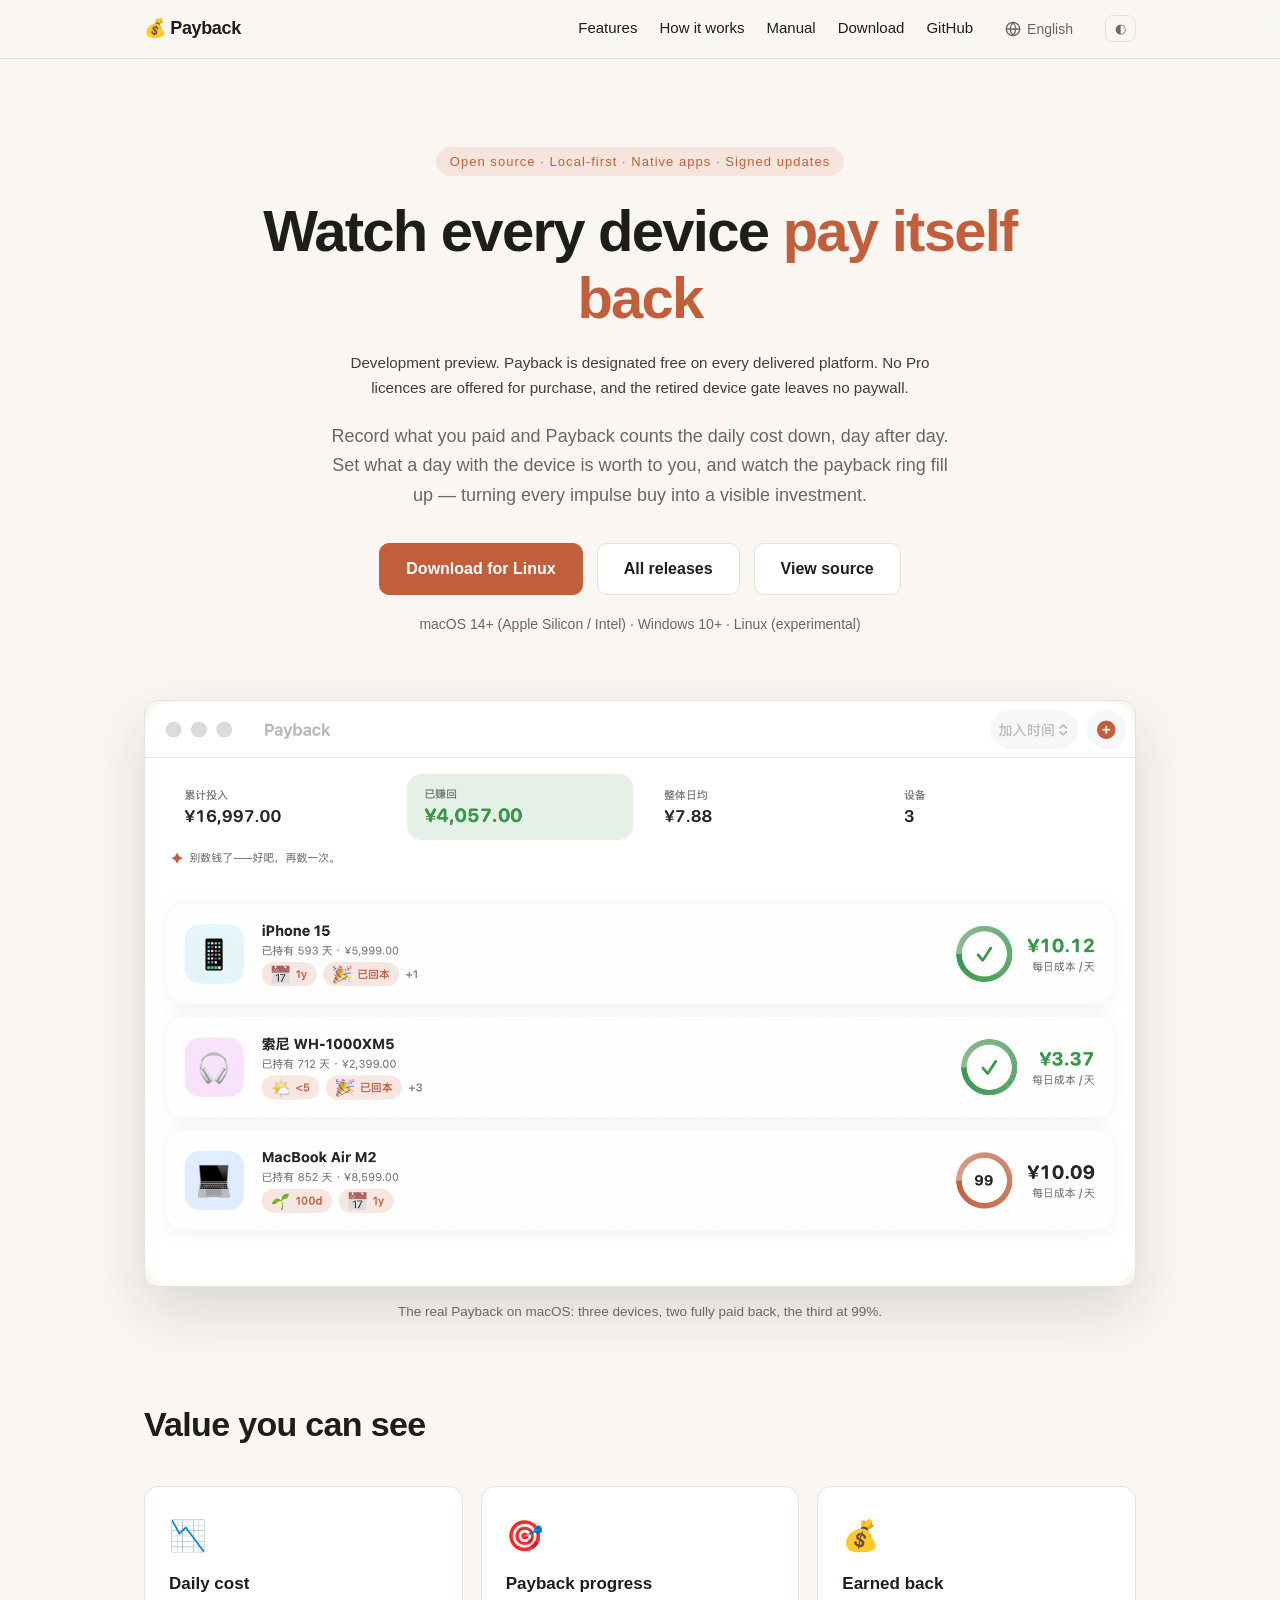
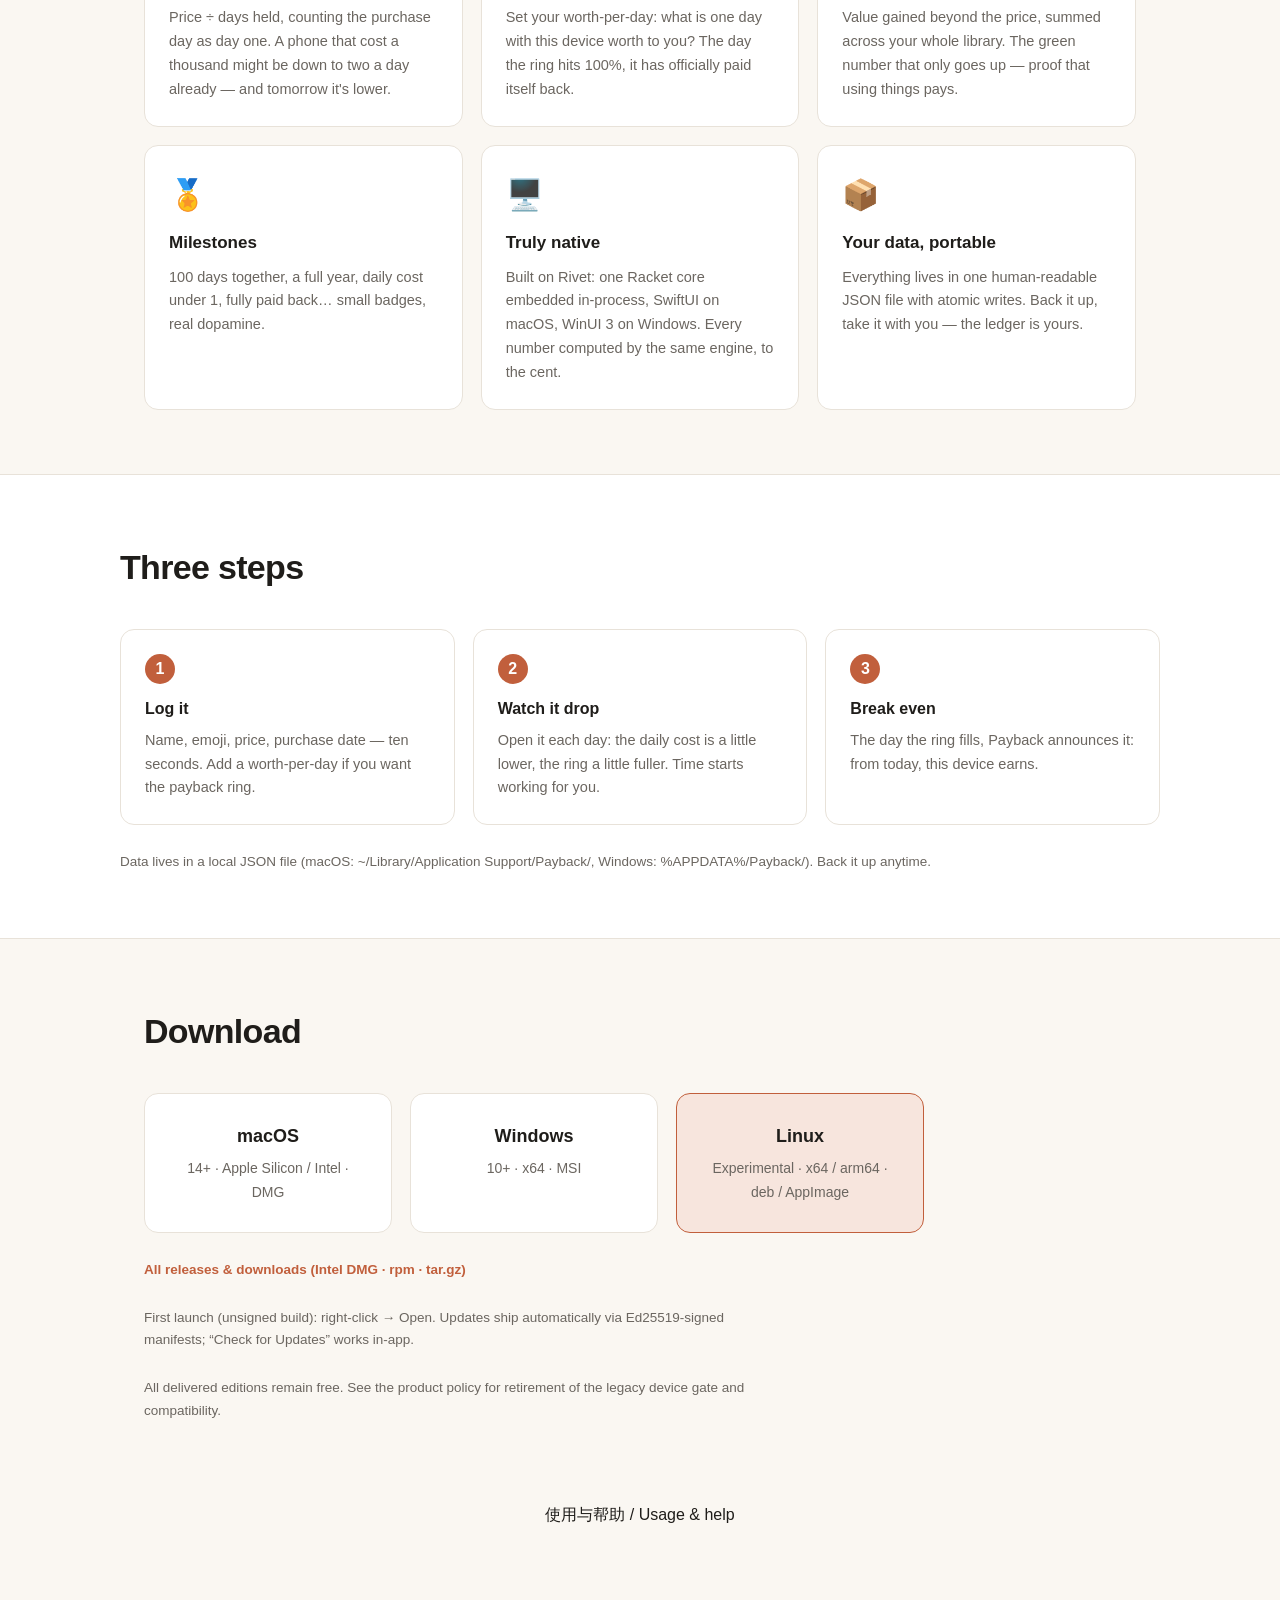
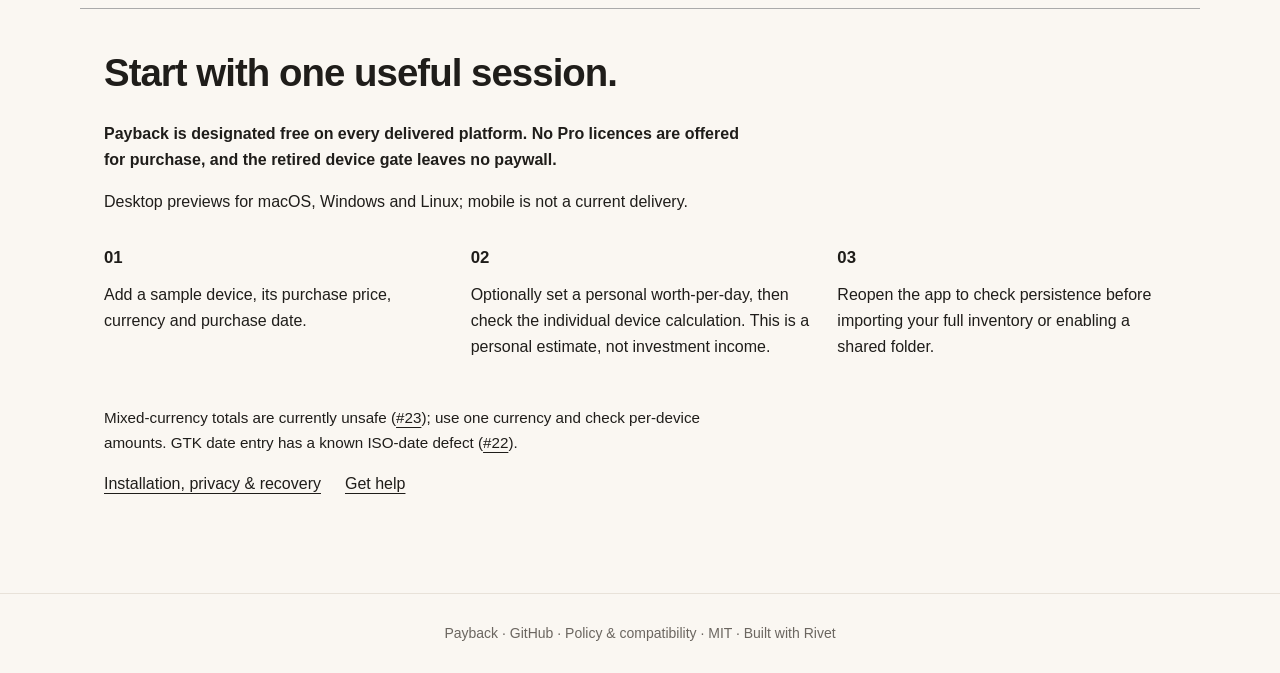
<file: site/index.html>
<!DOCTYPE html>
<html lang="zh">
<head>
<meta charset="utf-8">
<meta name="viewport" content="width=device-width, initial-scale=1">
<title>Payback — 每一台设备，都在一天天回本</title>
<meta name="description" content="Payback: 记下购买价格，看着每日使用成本一天天降低；设定心理价位，看回本进度走满。macOS 与 Windows 原生应用。">
<script>
  (function () {
    var t = localStorage.getItem('payback-theme');
    if (!t) t = matchMedia('(prefers-color-scheme: dark)').matches ? 'dark' : 'light';
    document.documentElement.dataset.theme = t;
  })();
</script>
<link rel="stylesheet" href="styles.css">
<script>
var _hmt = _hmt || [];
(function() {
  var hm = document.createElement("script");
  hm.src = "https://hm.baidu.com/hm.js?8e2445912635226bcba0c400bfb6079d";
  var s = document.getElementsByTagName("script")[0];
  s.parentNode.insertBefore(hm, s);
})();
</script>
<style id="product-start-style">
.product-availability{font-size:.95rem;line-height:1.65;max-width:72ch;margin:18px 0;opacity:.85} .hero .product-availability{margin-left:auto;margin-right:auto}
.product-start{max-width:1120px;margin:64px auto;padding:32px 24px;border-top:1px solid var(--border,#aaa);font:inherit;line-height:1.65}
.product-start h2{font-size:clamp(1.7rem,3vw,2.4rem);letter-spacing:-.025em;margin:0 0 16px}.product-start h3{font-size:1.05rem;margin:0 0 10px}.product-start p{margin:0 0 16px;max-width:74ch}.product-start-grid{display:grid;grid-template-columns:repeat(3,minmax(0,1fr));gap:28px;margin:28px 0}.product-start a{text-decoration:underline;text-underline-offset:4px;overflow-wrap:anywhere}.product-start a:focus-visible{outline:2px solid currentColor;outline-offset:5px}.product-start .start-links{display:flex;gap:16px 24px;flex-wrap:wrap}.product-start .start-status{font-weight:600}.product-start .start-limits{font-size:.95em}
html:lang(en) .reader-zh,html:lang(zh) .reader-en{display:none!important}@media(max-width:700px){.product-start{margin:40px auto;padding:24px 20px}.product-start-grid{grid-template-columns:1fr;gap:18px}}
</style>
<style>.lang-menu li.lang-choice{padding:0}.lang-menu .lang-choice button{display:block;width:100%;padding:8px 12px;border:0;background:transparent;color:inherit;font:inherit;text-align:left;cursor:pointer}.lang-menu .lang-choice button:focus-visible{outline:2px solid currentColor;outline-offset:-2px;border-radius:4px}</style>
<style>
@media(max-width:700px){.nav-inner{gap:12px}.nav-links{gap:10px;font-size:13px}.nav-links>a[href="#features"],.nav-links>a[href="#how"],.nav-links>a[href^="https://github.com/"]{display:none}.nav-links .lang-btn{padding:6px;font-size:12px}.brand{flex-shrink:0;white-space:nowrap}}
</style>
</head>
<body>
<header class="nav">
  <div class="nav-inner">
    <a class="brand" href="#">Payback</a>
    <nav class="nav-links">
      <a href="#features" data-i18n="nav.features">功能</a>
      <a href="#how" data-i18n="nav.how">怎么用</a>
      <a href="guide.html" data-i18n="nav.guide">手册</a>
      <a href="#download" data-i18n="nav.download">下载</a>
      <a href="https://github.com/turinglambdaai/payback" data-i18n="nav.github">GitHub</a>
      <div class="lang-dropdown-wrapper">
        <button class="lang-btn" type="button" onclick="void 0" aria-label="Switch language">
          <svg width="16" height="16" viewBox="0 0 24 24" fill="none" stroke="currentColor" stroke-width="2" stroke-linecap="round" stroke-linejoin="round"><circle cx="12" cy="12" r="10"></circle><line x1="2" y1="12" x2="22" y2="12"></line><path d="M12 2a15.3 15.3 0 0 1 4 10 15.3 15.3 0 0 1-4 10 15.3 15.3 0 0 1-4-10 15.3 15.3 0 0 1 4-10z"></path></svg>
          <span id="current-lang-label">English</span>
        </button>
        <ul class="lang-menu">
          <li class="lang-choice"><button type="button" onclick="setLanguage('en')">English</button></li>
          <li class="lang-choice"><button type="button" onclick="setLanguage('zh')">简体中文</button></li>
        </ul>
      </div>
      <button class="theme-btn" id="theme-btn" type="button" aria-label="Toggle theme">◐</button>
    </nav>
  </div>
</header>

<main>
  <section class="hero">
    <p class="eyebrow" data-i18n="hero.eyebrow">开源 · 本地优先 · 原生应用 · 签名自动更新</p>
    <h1><span data-i18n="hero.h1a">每一台设备，</span><span class="accent" data-i18n="hero.h1b">都在一天天回本</span></h1>
<p class="reader-en product-availability" lang="en">Development preview. Payback is designated free on every delivered platform. No Pro licences are offered for purchase, and the retired device gate leaves no paywall.</p><p class="reader-zh product-availability" lang="zh">开发预览。Payback 的定位是已交付平台全部免费。旧设备数限制已退役；不销售 Pro 授权。</p>
    <p class="sub" data-i18n="hero.sub">记下购买价格，Payback 帮你算每日使用成本——一天比一天便宜。再设定「这台设备一天值多少钱」的心理价位，回本进度条就会一天天走满。把每一次剁手，都变成一笔看得见的投资。</p>
    <div class="hero-actions">
      <a class="btn btn-primary" href="https://github.com/turinglambdaai/payback/releases/latest/download/payback-macos-arm64.dmg" data-i18n="hero.download-mac">下载 macOS 版</a>
      <a class="btn" href="https://github.com/turinglambdaai/payback/releases" data-i18n="hero.all-releases">全部版本</a>
      <a class="btn" href="https://github.com/turinglambdaai/payback" data-i18n="hero.source">查看源码</a>
    </div>
    <p class="platforms" data-i18n="hero.platforms">macOS 14+（Apple Silicon / Intel）· Windows 10+ · Linux（实验性）</p>
  </section>

  <section class="shot-section">
    <figure>
      <img src="img/payback-main-light.png" alt="Payback 主窗口（macOS）：累计投入、已赚回、整体日均与设备列表" loading="lazy">
      <figcaption data-i18n="shot.caption">真实的 Payback（macOS）：三台设备，两台已回本，第三台进度 99%。</figcaption>
    </figure>
  </section>

  <section id="features" class="section">
    <h2 data-i18n="features.title">越用越赚，看得见的数字</h2>
    <div class="grid">
      <div class="card">
        <div class="card-icon">📉</div>
        <h3 data-i18n="f1.title">每日成本</h3>
        <p data-i18n="f1.body">价格 ÷ 持有天数，购买当天就算第一天。买来一年的千元机，今天可能只要每天两块钱——而且明天更低。</p>
      </div>
      <div class="card">
        <div class="card-icon">🎯</div>
        <h3 data-i18n="f2.title">回本进度</h3>
        <p data-i18n="f2.body">设定你的心理价位：这台设备一天值多少钱？进度环走到 100% 的那一天，它就正式回本了。</p>
      </div>
      <div class="card">
        <div class="card-icon">💰</div>
        <h3 data-i18n="f3.title">已赚回</h3>
        <p data-i18n="f3.body">全部设备超出价格的价值加在一起。库房页面里这个绿色数字只增不减——越用越赚的直观证据。</p>
      </div>
      <div class="card">
        <div class="card-icon">🏅</div>
        <h3 data-i18n="f4.title">里程碑</h3>
        <p data-i18n="f4.body">百日纪念、陪伴一整年、日均低于 1 元、完全回本……小小的成就徽章，真实的 dopamine。</p>
      </div>
      <div class="card">
        <div class="card-icon">🖥️</div>
        <h3 data-i18n="f5.title">真原生</h3>
        <p data-i18n="f5.body">基于 Rivet：一份 Racket 核心嵌入进程内，macOS 是 SwiftUI，Windows 是 WinUI 3。所有数字一个引擎计算，分毫不差。</p>
      </div>
      <div class="card">
        <div class="card-icon">📦</div>
        <h3 data-i18n="f6.title">数据可带走</h3>
        <p data-i18n="f6.body">全部数据是一个人类可读的 JSON 文件，原子写入、随手备份。你的账本永远是你的。</p>
      </div>
    </div>
  </section>

  <section id="how" class="section alt">
    <h2 data-i18n="how.title">三步开始</h2>
    <div class="steps">
      <div class="step"><span class="step-num">1</span><h3 data-i18n="s1.title">记一笔</h3><p data-i18n="s1.body">设备名、emoji、价格、购买日期，十秒钟记完。想用回本进度就再填一个心理价位。</p></div>
      <div class="step"><span class="step-num">2</span><h3 data-i18n="s2.title">看着它降</h3><p data-i18n="s2.body">每天打开看一眼：每日成本又低了一点，进度环又走了一格。时间开始为你工作。</p></div>
      <div class="step"><span class="step-num">3</span><h3 data-i18n="s3.title">等它回本</h3><p data-i18n="s3.body">进度走满的那一刻，Payback 替你宣布：这台设备，从今天起每天都在赚。</p></div>
    </div>
    <p class="note" data-i18n="how.note">数据存在本机 JSON 文件里（macOS: ~/Library/Application Support/Payback/，Windows: %APPDATA%/Payback/），随时可以备份带走。</p>
  </section>

  <section id="download" class="section">
    <h2 data-i18n="download.title">下载</h2>
    <div class="dl-grid">
      <a class="dl-card" id="dl-mac" href="https://github.com/turinglambdaai/payback/releases/latest/download/payback-macos-arm64.dmg">
        <h3>macOS</h3>
        <p data-i18n="dl.mac">14+ · Apple Silicon / Intel · DMG</p>
      </a>
      <a class="dl-card" id="dl-win" href="https://github.com/turinglambdaai/payback/releases/latest/download/payback-windows-x64.msi">
        <h3>Windows</h3>
        <p data-i18n="dl.win">10+ · x64 · MSI</p>
      </a>
      <a class="dl-card" id="dl-linux" href="https://github.com/turinglambdaai/payback/releases/latest/download/payback-linux-x64.AppImage">
        <h3>Linux</h3>
        <p data-i18n="dl.linux">实验性 · x64 / arm64 · deb / AppImage</p>
      </a>
    </div>
    <p class="note"><a class="dl-all" href="https://github.com/turinglambdaai/payback/releases" data-i18n="download.all-releases">全部版本与历史下载（Intel DMG · rpm · tar.gz）</a></p>
    <p class="note" data-i18n="download.note">首次启动（未公证构建）：右键 → 打开。更新通过 Ed25519 签名清单自动推送，应用内「检查更新」随时可用。</p>
    <p class="note pricing-note" data-i18n="download.pricing">所有已交付版本永久免费。旧版本的设备门禁正在退役，当前实现边界见产品政策。</p>
  </section>
<p style="text-align:center;padding:1rem"><a href="https://github.com/turinglambdaai/payback/blob/main/docs/USER-GUIDE.md">使用与帮助 / Usage & help</a></p>
<section id="start-here" class="product-start" aria-label="Get started / 开始使用">
<h2 class="reader-en " lang="en">Start with one useful session.</h2><h2 class="reader-zh " lang="zh">从一次有效使用开始。</h2><p class="reader-en start-status" lang="en">Payback is designated free on every delivered platform. No Pro licences are offered for purchase, and the retired device gate leaves no paywall.</p><p class="reader-zh start-status" lang="zh">Payback 的定位是已交付平台全部免费。旧设备数限制已退役；不销售 Pro 授权。</p><p class="reader-en " lang="en">Desktop previews for macOS, Windows and Linux; mobile is not a current delivery.</p><p class="reader-zh " lang="zh">提供 macOS、Windows、Linux 桌面预览版；移动端尚未交付。</p><div class="product-start-grid"><article><h3 class="reader-en " lang="en">01</h3><h3 class="reader-zh " lang="zh">01</h3><p class="reader-en " lang="en">Add a sample device, its purchase price, currency and purchase date.</p><p class="reader-zh " lang="zh">添加示例设备，填写购买价格、币种和日期。</p></article><article><h3 class="reader-en " lang="en">02</h3><h3 class="reader-zh " lang="zh">02</h3><p class="reader-en " lang="en">Optionally set a personal worth-per-day, then check the individual device calculation. This is a personal estimate, not investment income.</p><p class="reader-zh " lang="zh">可设置每天愿意付出的价值，核对单个设备计算；这属于个人估算，不是投资收益。</p></article><article><h3 class="reader-en " lang="en">03</h3><h3 class="reader-zh " lang="zh">03</h3><p class="reader-en " lang="en">Reopen the app to check persistence before importing your full inventory or enabling a shared folder.</p><p class="reader-zh " lang="zh">重新打开应用确认保存结果，再录入完整设备库或启用共享文件夹。</p></article></div><p class="reader-en start-limits" lang="en">Mixed-currency totals are currently unsafe (<a href="https://github.com/turinglambdaai/payback/issues/23">#23</a>); use one currency and check per-device amounts. GTK date entry has a known ISO-date defect (<a href="https://github.com/turinglambdaai/payback/issues/22">#22</a>).</p><p class="reader-zh start-limits" lang="zh">跨币种汇总目前不可靠（<a href="https://github.com/turinglambdaai/payback/issues/23">#23</a>），请保持同一币种并核对单设备金额。GTK 日期输入存在已知 ISO 日期缺陷（<a href="https://github.com/turinglambdaai/payback/issues/22">#22</a>）。</p><div class="start-links"><a class="reader-en" lang="en" href="https://github.com/turinglambdaai/payback/blob/main/docs/USER-GUIDE.md">Installation, privacy &amp; recovery</a><a class="reader-zh" lang="zh" href="https://github.com/turinglambdaai/payback/blob/main/docs/USER-GUIDE.zh-CN.md">安装、隐私与恢复</a><a href="https://github.com/turinglambdaai/payback/issues"><span class="reader-en " lang="en">Get help</span><span class="reader-zh " lang="zh">反馈与帮助</span></a></div>
</section>
</main>

<footer class="footer">
  <p>Payback · <a href="https://github.com/turinglambdaai/payback">GitHub</a> · <a href="https://github.com/turinglambdaai/payback/blob/main/docs/USER-GUIDE.md" data-i18n="footer.pricing">产品政策与兼容</a> · MIT · <span data-i18n="footer.built">基于 Rivet 构建</span></p>
</footer>

<script>
  // Platform-aware direct downloads (family standard): point the hero CTA
  // and the visitor's OS download card at the stable versionless alias,
  // highlight that card, and switch i18n keys before the language pass
  // below runs, so the labels match too.
  (function () {
    var BASE = 'https://github.com/turinglambdaai/payback/releases/latest/download/';
    var ua = navigator.userAgent;
    var os = /Windows/i.test(ua) ? 'win' : (/Mac|iPhone|iPad/i.test(ua) ? 'mac' : (/Linux|X11/i.test(ua) ? 'linux' : 'mac'));
    // Linux UAs reveal ARM; macOS UAs do not (frozen at "Intel Mac OS X
    // 10_15"), so mac defaults to the Apple Silicon build (the majority);
    // Chromium refines below.
    var arch = os === 'linux' && /aarch64|arm/i.test(ua) ? 'arm64' : (os === 'linux' ? 'x64' : 'arm64');
    var file = {
      mac: 'payback-macos-' + arch + '.dmg',
      win: 'payback-windows-x64.msi',
      linux: 'payback-linux-' + arch + '.AppImage'
    }[os];
    var url = BASE + file;
    var suffix = { mac: 'mac', win: 'win', linux: 'linux' }[os];
    document.querySelectorAll('a[data-i18n="hero.download-mac"]').forEach(function (a) {
      a.href = url;
      a.setAttribute('data-i18n', 'hero.download-' + suffix);
    });
    var card = document.getElementById('dl-' + suffix);
    if (card) {
      card.href = url;
      card.classList.add('dl-current');
    }
    // Chromium exposes the real CPU arch; refine mac/linux picks when it
    // does (Safari users keep the default and can find the Intel dmg
    // under "All releases").
    if (navigator.userAgentData && navigator.userAgentData.getHighEntropyValues) {
      navigator.userAgentData.getHighEntropyValues(['architecture', 'platform']).then(function (h) {
        if (!h || /Windows/i.test(h.platform || '')) return; // windows ships x64-only
        var a = h.architecture === 'arm' ? 'arm64' : (h.architecture === 'x86' ? 'x64' : null);
        if (!a || a === arch) return;
        var f = os === 'mac' ? 'payback-macos-' + a + '.dmg' : 'payback-linux-' + a + '.AppImage';
        document.querySelectorAll('a[href="' + url + '"]').forEach(function (x) { x.href = BASE + f; });
      }).catch(function () {});
    }
  })();
</script>
<script>
(function () {
  var zh = {
    "nav.features": "功能", "nav.how": "怎么用", "nav.guide": "手册", "nav.download": "下载", "nav.github": "GitHub",
    "shot.caption": "真实的 Payback（macOS）：三台设备，两台已回本，第三台进度 99%。",
    "hero.eyebrow": "开源 · 本地优先 · 原生应用 · 签名自动更新",
    "hero.h1a": "每一台设备，", "hero.h1b": "都在一天天回本",
    "hero.sub": "记下购买价格，Payback 帮你算每日使用成本——一天比一天便宜。再设定「这台设备一天值多少钱」的心理价位，回本进度条就会一天天走满。把每一次剁手，都变成一笔看得见的投资。",
    "hero.download-mac": "下载 macOS 版", "hero.download-win": "下载 Windows 版", "hero.download-linux": "下载 Linux 版",
    "hero.all-releases": "全部版本", "hero.source": "查看源码",
    "hero.platforms": "macOS 14+（Apple Silicon / Intel）· Windows 10+ · Linux（实验性）",
    "features.title": "越用越赚，看得见的数字",
    "f1.title": "每日成本", "f1.body": "价格 ÷ 持有天数，购买当天就算第一天。买来一年的千元机，今天可能只要每天两块钱——而且明天更低。",
    "f2.title": "回本进度", "f2.body": "设定你的心理价位：这台设备一天值多少钱？进度环走到 100% 的那一天，它就正式回本了。",
    "f3.title": "已赚回", "f3.body": "全部设备超出价格的价值加在一起。库房页面里这个绿色数字只增不减——越用越赚的直观证据。",
    "f4.title": "里程碑", "f4.body": "百日纪念、陪伴一整年、日均低于 1 元、完全回本……小小的成就徽章，真实的 dopamine。",
    "f5.title": "真原生", "f5.body": "基于 Rivet：一份 Racket 核心嵌入进程内，macOS 是 SwiftUI，Windows 是 WinUI 3。所有数字一个引擎计算，分毫不差。",
    "f6.title": "数据可带走", "f6.body": "全部数据是一个人类可读的 JSON 文件，原子写入、随手备份。你的账本永远是你的。",
    "how.title": "三步开始",
    "s1.title": "记一笔", "s1.body": "设备名、emoji、价格、购买日期，十秒钟记完。想用回本进度就再填一个心理价位。",
    "s2.title": "看着它降", "s2.body": "每天打开看一眼：每日成本又低了一点，进度环又走了一格。时间开始为你工作。",
    "s3.title": "等它回本", "s3.body": "进度走满的那一刻，Payback 替你宣布：这台设备，从今天起每天都在赚。",
    "how.note": "数据存在本机 JSON 文件里（macOS: ~/Library/Application Support/Payback/，Windows: %APPDATA%/Payback/），随时可以备份带走。",
    "download.title": "下载",
    "dl.mac": "14+ · Apple Silicon / Intel · DMG",
    "dl.win": "10+ · x64 · MSI",
    "dl.linux": "实验性 · x64 / arm64 · deb / AppImage",
    "download.all-releases": "全部版本与历史下载（Intel DMG · rpm · tar.gz）",
    "download.note": "首次启动（未公证构建）：右键 → 打开。更新通过 Ed25519 签名清单自动推送，应用内「检查更新」随时可用。",
    "download.pricing": "所有已交付版本永久免费。旧版本的设备门禁正在退役，当前实现边界见产品政策。",
    "footer.pricing": "产品政策与兼容",
    "footer.built": "基于 Rivet 构建"
  };
  var en = {
    "nav.features": "Features", "nav.how": "How it works", "nav.guide": "Manual", "nav.download": "Download", "nav.github": "GitHub",
    "shot.caption": "The real Payback on macOS: three devices, two fully paid back, the third at 99%.",
    "hero.eyebrow": "Open source · Local-first · Native apps · Signed updates",
    "hero.h1a": "Watch every device ", "hero.h1b": "pay itself back",
    "hero.sub": "Record what you paid and Payback counts the daily cost down, day after day. Set what a day with the device is worth to you, and watch the payback ring fill up — turning every impulse buy into a visible investment.",
    "hero.download-mac": "Download for macOS", "hero.download-win": "Download for Windows", "hero.download-linux": "Download for Linux",
    "hero.all-releases": "All releases", "hero.source": "View source",
    "hero.platforms": "macOS 14+ (Apple Silicon / Intel) · Windows 10+ · Linux (experimental)",
    "features.title": "Value you can see",
    "f1.title": "Daily cost", "f1.body": "Price ÷ days held, counting the purchase day as day one. A phone that cost a thousand might be down to two a day already — and tomorrow it's lower.",
    "f2.title": "Payback progress", "f2.body": "Set your worth-per-day: what is one day with this device worth to you? The day the ring hits 100%, it has officially paid itself back.",
    "f3.title": "Earned back", "f3.body": "Value gained beyond the price, summed across your whole library. The green number that only goes up — proof that using things pays.",
    "f4.title": "Milestones", "f4.body": "100 days together, a full year, daily cost under 1, fully paid back… small badges, real dopamine.",
    "f5.title": "Truly native", "f5.body": "Built on Rivet: one Racket core embedded in-process, SwiftUI on macOS, WinUI 3 on Windows. Every number computed by the same engine, to the cent.",
    "f6.title": "Your data, portable", "f6.body": "Everything lives in one human-readable JSON file with atomic writes. Back it up, take it with you — the ledger is yours.",
    "how.title": "Three steps",
    "s1.title": "Log it", "s1.body": "Name, emoji, price, purchase date — ten seconds. Add a worth-per-day if you want the payback ring.",
    "s2.title": "Watch it drop", "s2.body": "Open it each day: the daily cost is a little lower, the ring a little fuller. Time starts working for you.",
    "s3.title": "Break even", "s3.body": "The day the ring fills, Payback announces it: from today, this device earns.",
    "how.note": "Data lives in a local JSON file (macOS: ~/Library/Application Support/Payback/, Windows: %APPDATA%/Payback/). Back it up anytime.",
    "download.title": "Download",
    "dl.mac": "14+ · Apple Silicon / Intel · DMG",
    "dl.win": "10+ · x64 · MSI",
    "dl.linux": "Experimental · x64 / arm64 · deb / AppImage",
    "download.all-releases": "All releases & downloads (Intel DMG · rpm · tar.gz)",
    "download.note": "First launch (unsigned build): right-click → Open. Updates ship automatically via Ed25519-signed manifests; “Check for Updates” works in-app.",
    "download.pricing": "All delivered editions remain free. See the product policy for retirement of the legacy device gate and compatibility.",
    "footer.pricing": "Policy & compatibility",
    "footer.built": "Built with Rivet"
  };
  // language dropdown: unified family policy (explicit choice wins; otherwise browser locale)
  var LANGUAGE_OVERRIDE_KEY = "payback-lang-override-v2";
  var LANGUAGE_LEGACY_KEYS = ["payback-lang", "site-lang"];
  var current, isZh;

  function readLanguageOverride() {
    try {
      var v = localStorage.getItem(LANGUAGE_OVERRIDE_KEY);
      if (v !== "zh" && v !== "en") {
        for (var i = 0; i < LANGUAGE_LEGACY_KEYS.length; i++) {
          var legacy = localStorage.getItem(LANGUAGE_LEGACY_KEYS[i]);
          if (legacy === "zh" || legacy === "en") { v = legacy; try { localStorage.setItem(LANGUAGE_OVERRIDE_KEY, v); } catch (e) {} break; }
        }
      }
      return v === "zh" || v === "en" ? v : null;
    } catch (e) { return null; }
  }
  function detectBrowserLanguage() {
    var locale = (navigator.languages && navigator.languages[0]) || navigator.language || "";
    return String(locale).toLowerCase().indexOf("zh") === 0 ? "zh" : "en";
  }
  function apply(lang) {
    current = lang === "en" ? en : zh;
    isZh = lang === "zh";
    document.documentElement.lang = isZh ? "zh-CN" : "en";
    document.documentElement.setAttribute("data-language", lang);
    var nodes = document.querySelectorAll("[data-i18n]");
    for (var i = 0; i < nodes.length; i++) {
      var key = nodes[i].getAttribute("data-i18n");
      if (current[key]) nodes[i].textContent = current[key];
    }
    var label = document.getElementById("current-lang-label");
    if (label) label.textContent = isZh ? "简体中文" : "English";
  }
  window.setLanguage = function (lang) {
    if (lang !== "zh" && lang !== "en") return;
    try { localStorage.setItem(LANGUAGE_OVERRIDE_KEY, lang); } catch (e) {}
    apply(lang);
  };
  apply(readLanguageOverride() || detectBrowserLanguage());
  LANGUAGE_LEGACY_KEYS.forEach(function (k) { try { localStorage.removeItem(k); } catch (e) {} });
  window.addEventListener("languagechange", function () {
    if (!readLanguageOverride()) apply(detectBrowserLanguage());
  });
})();
</script>
<script>
  document.getElementById('theme-btn').addEventListener('click', function () {
    var next = document.documentElement.dataset.theme === 'dark' ? 'light' : 'dark';
    document.documentElement.dataset.theme = next;
    localStorage.setItem('payback-theme', next);
  });
</script>
</body>
</html>
</file>
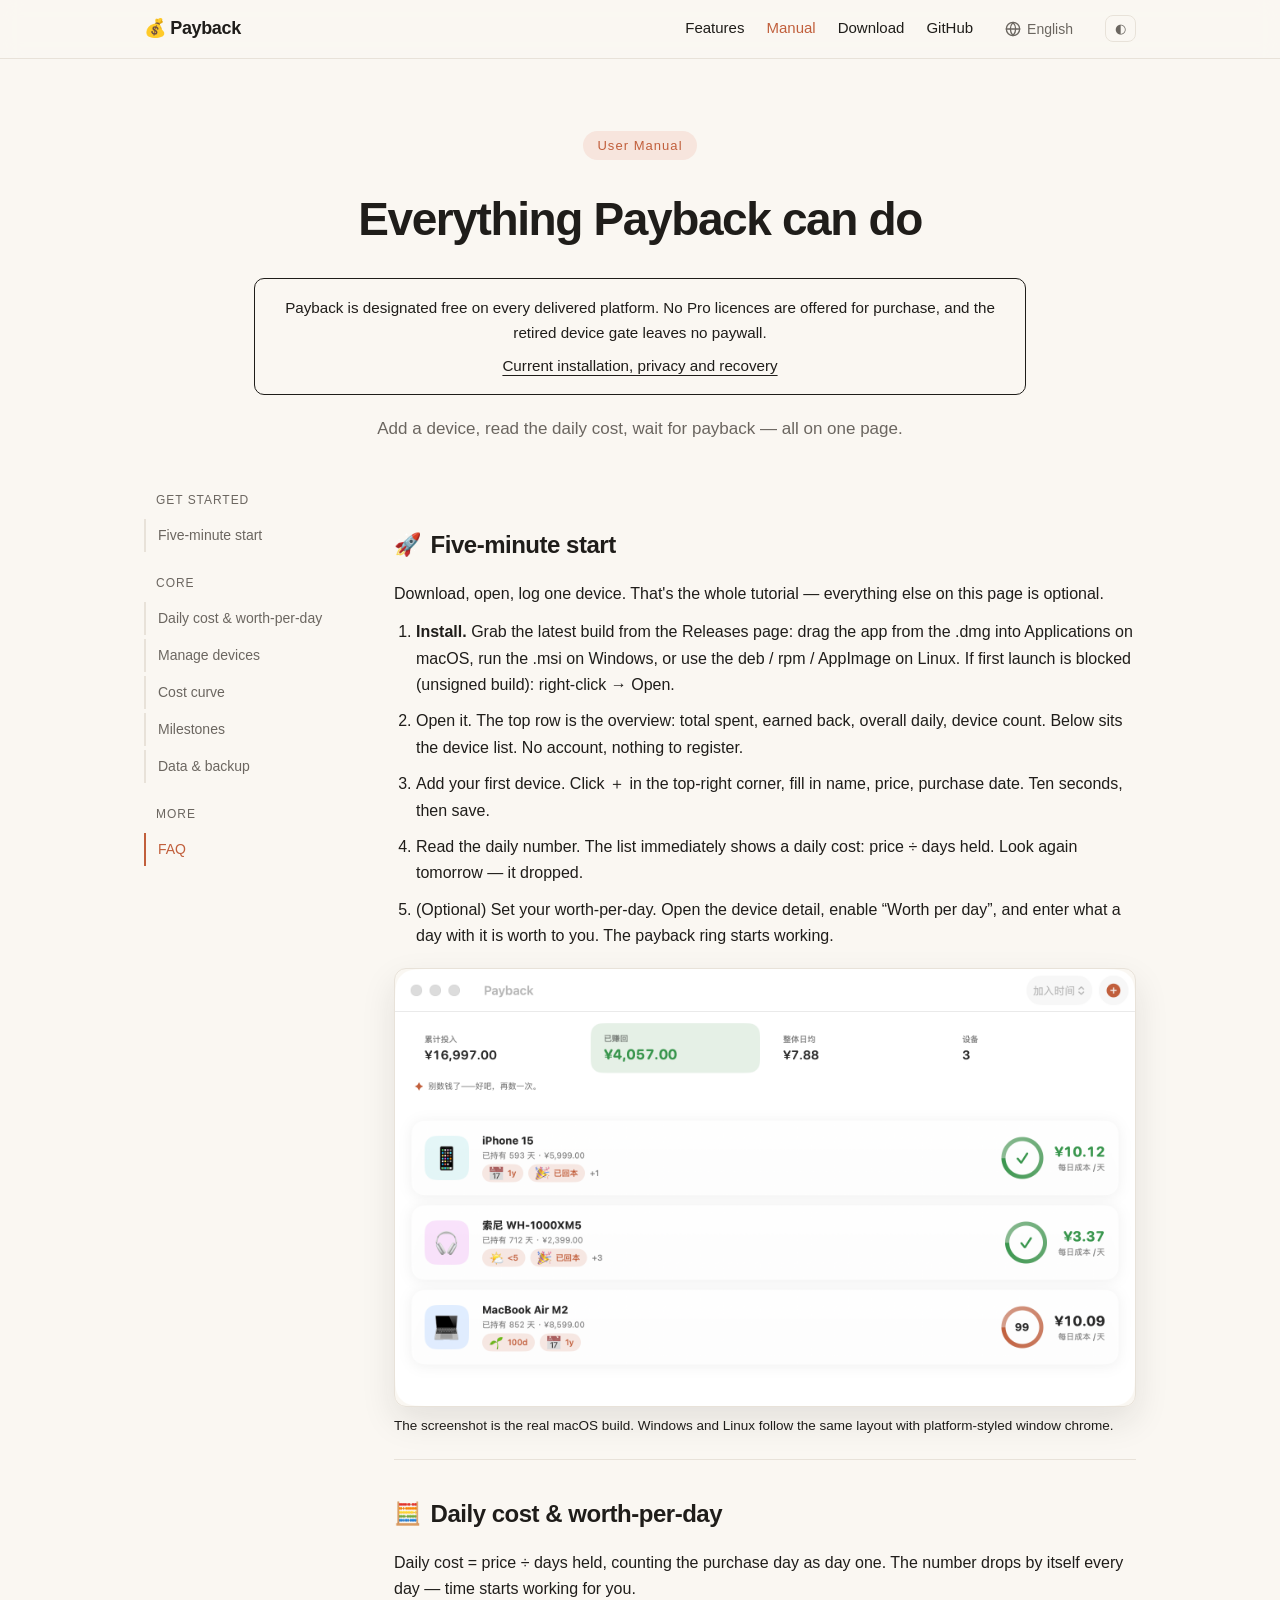
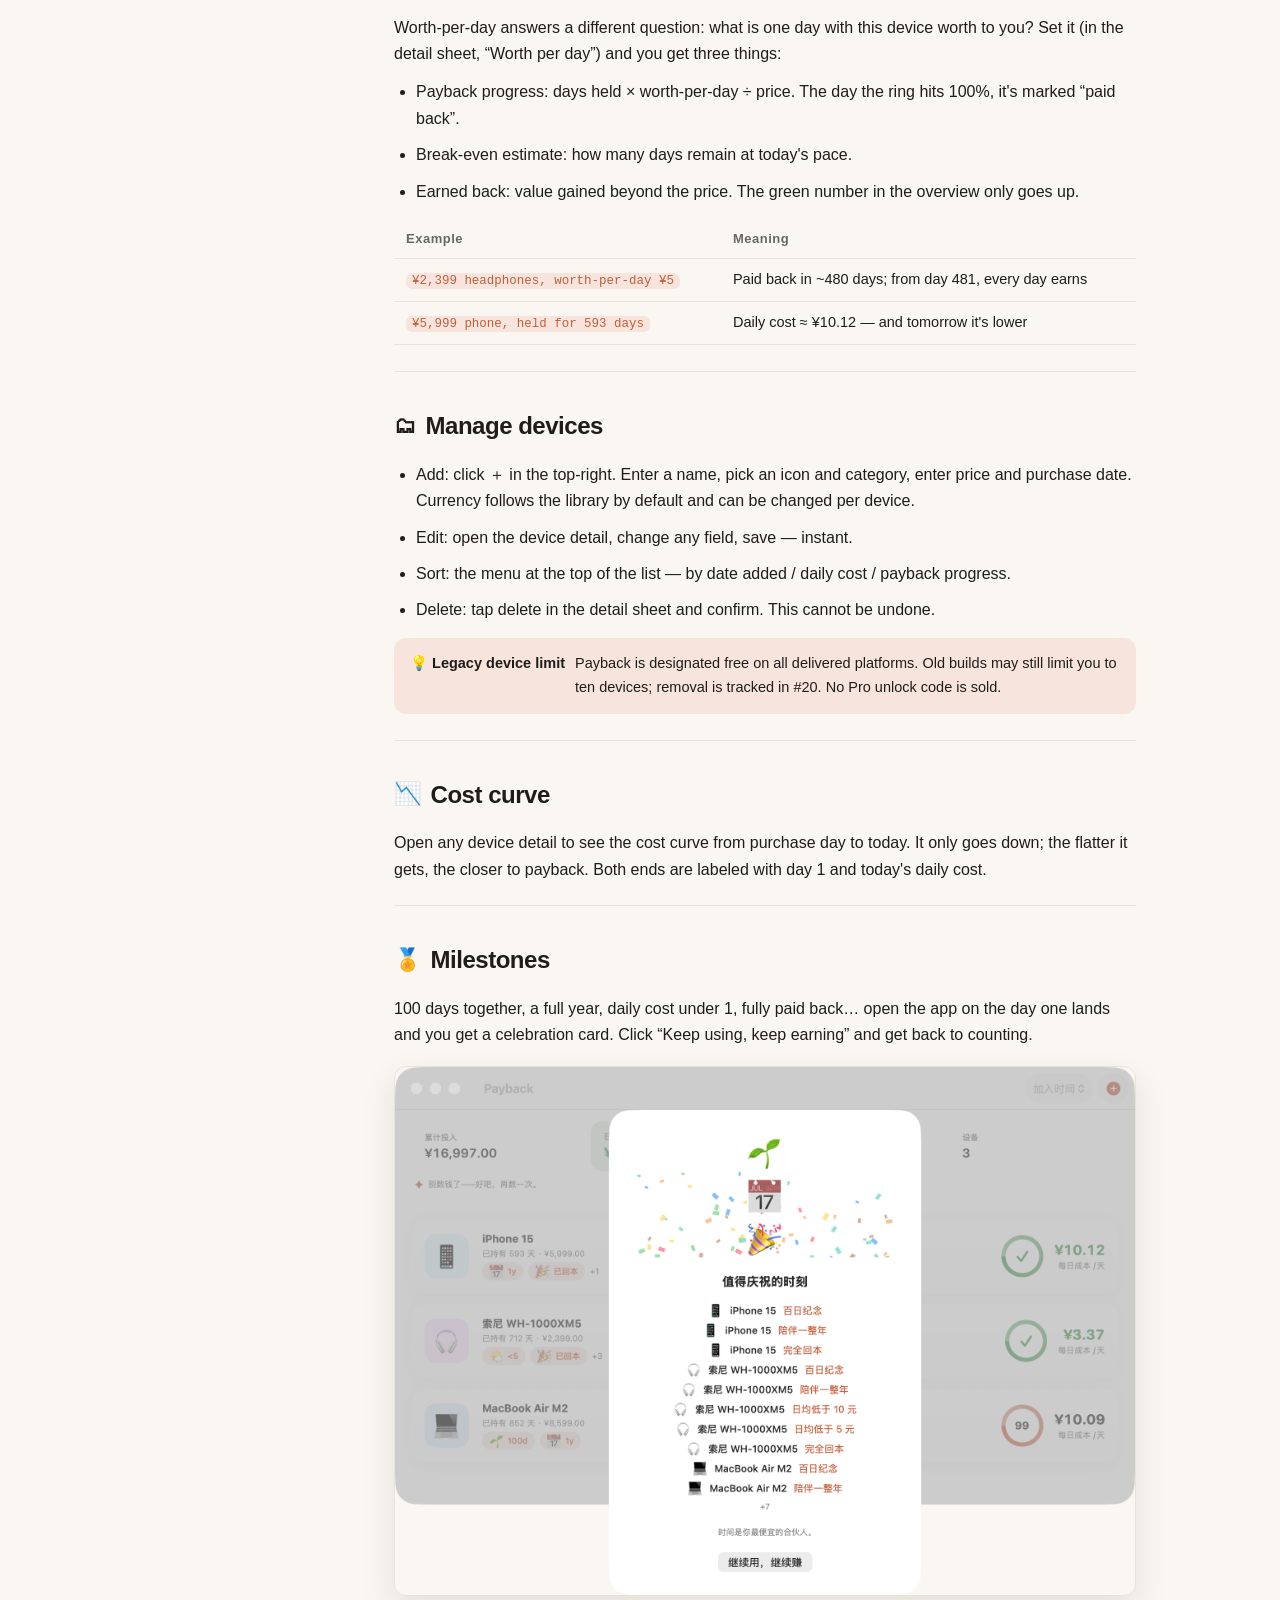
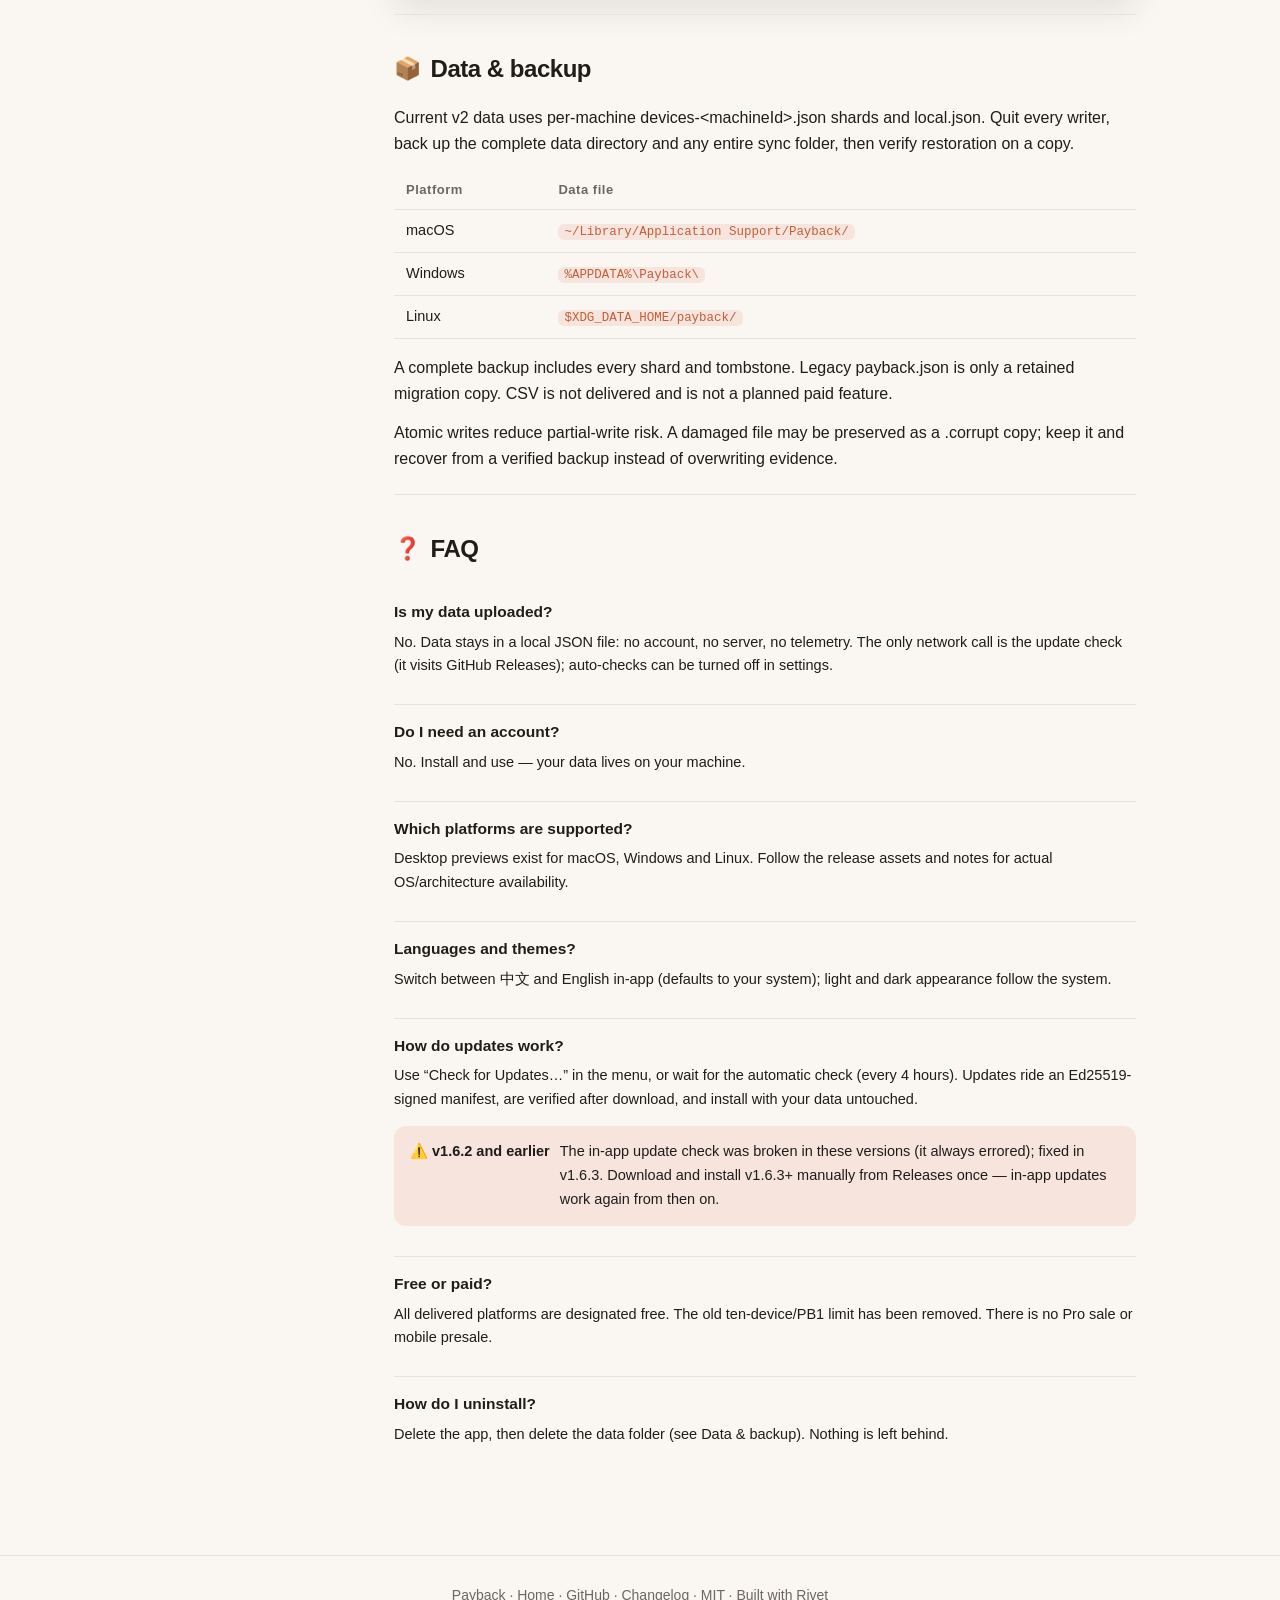
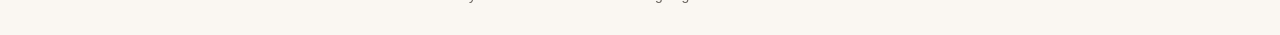
<file: site/guide.html>
<!DOCTYPE html>
<html lang="zh">
<head>
<meta charset="utf-8">
<meta name="viewport" content="width=device-width, initial-scale=1">
<title>Payback — 用户手册</title>
<meta name="description" content="Payback 用户手册：五分钟上手、每日成本与心理价位、设备管理、成本曲线、里程碑、数据备份与常见问题。">
<script>
  (function () {
    var t = localStorage.getItem('payback-theme');
    if (!t) t = matchMedia('(prefers-color-scheme: dark)').matches ? 'dark' : 'light';
    document.documentElement.dataset.theme = t;
  })();
</script>
<link rel="stylesheet" href="styles.css">
<script>
var _hmt = _hmt || [];
(function() {
  var hm = document.createElement("script");
  hm.src = "https://hm.baidu.com/hm.js?8e2445912635226bcba0c400bfb6079d";
  var s = document.getElementsByTagName("script")[0];
  s.parentNode.insertBefore(hm, s);
})();
</script>
<style>.lang-menu li.lang-choice{padding:0}.lang-menu .lang-choice button{display:block;width:100%;padding:8px 12px;border:0;background:transparent;color:inherit;font:inherit;text-align:left;cursor:pointer}.lang-menu .lang-choice button:focus-visible{outline:2px solid currentColor;outline-offset:-2px;border-radius:4px}</style>
<style>.guide-status{margin:20px 0;padding:16px 20px;border:1px solid currentColor;border-radius:10px;font-size:.95rem;line-height:1.65}.guide-status p{margin:0 0 8px}.guide-status a{text-decoration:underline;text-underline-offset:4px}html:lang(en) .reader-zh,html:lang(zh) .reader-en{display:none!important}</style>
</head>
<body>
<header class="nav">
  <div class="nav-inner">
    <a class="brand" href="index.html">Payback</a>
    <nav class="nav-links">
      <a href="index.html#features" data-i18n="nav.features">功能</a>
      <a href="guide.html" data-i18n="nav.guide" style="color:var(--accent)">手册</a>
      <a href="index.html#download" data-i18n="nav.download">下载</a>
      <a href="https://github.com/turinglambdaai/payback" data-i18n="nav.github">GitHub</a>
      <div class="lang-dropdown-wrapper">
        <button class="lang-btn" type="button" onclick="void 0" aria-label="Switch language">
          <svg width="16" height="16" viewBox="0 0 24 24" fill="none" stroke="currentColor" stroke-width="2" stroke-linecap="round" stroke-linejoin="round"><circle cx="12" cy="12" r="10"></circle><line x1="2" y1="12" x2="22" y2="12"></line><path d="M12 2a15.3 15.3 0 0 1 4 10 15.3 15.3 0 0 1-4 10 15.3 15.3 0 0 1-4-10 15.3 15.3 0 0 1 4-10z"></path></svg>
          <span id="current-lang-label">English</span>
        </button>
        <ul class="lang-menu">
          <li class="lang-choice"><button type="button" onclick="setLanguage('en')">English</button></li>
          <li class="lang-choice"><button type="button" onclick="setLanguage('zh')">简体中文</button></li>
        </ul>
      </div>
      <button class="theme-btn" id="theme-btn" type="button" aria-label="Toggle theme">◐</button>
    </nav>
  </div>
</header>

<section class="manual-hero">
  <span class="eyebrow" data-i18n="guide.eyebrow">使用手册</span>
  <h1 data-i18n="guide.title">Payback 能做的事</h1>
<aside class="guide-status"><p class="reader-en " lang="en">Payback is designated free on every delivered platform. No Pro licences are offered for purchase, and the retired device gate leaves no paywall.</p><p class="reader-zh " lang="zh">Payback 的定位是已交付平台全部免费。旧设备数限制已退役；不销售 Pro 授权。</p><a class="reader-en" lang="en" href="https://github.com/turinglambdaai/payback/blob/main/docs/USER-GUIDE.md">Current installation, privacy and recovery</a><a class="reader-zh" lang="zh" href="https://github.com/turinglambdaai/payback/blob/main/docs/USER-GUIDE.zh-CN.md">当前安装、隐私与恢复</a></aside>
  <p class="lead" data-i18n="guide.lead">添加设备、看懂每日成本、等到回本——一页说清。</p>
</section>

<div class="manual-layout">

  <aside class="manual-toc" id="toc">
    <div class="manual-toc-group" data-i18n="toc.start">上手</div>
    <a href="#quickstart" data-i18n="toc.quickstart">五分钟上手</a>
    <div class="manual-toc-group" data-i18n="toc.core">核心功能</div>
    <a href="#concepts" data-i18n="toc.concepts">每日成本与心理价位</a>
    <a href="#manage" data-i18n="toc.manage">设备管理</a>
    <a href="#curve" data-i18n="toc.curve">每日成本曲线</a>
    <a href="#milestones" data-i18n="toc.milestones">里程碑</a>
    <a href="#data" data-i18n="toc.data">数据与备份</a>
    <div class="manual-toc-group" data-i18n="toc.more">更多</div>
    <a href="#faq" data-i18n="toc.faq">常见问题</a>
  </aside>

  <main>

    <!-- =================== Quick start =================== -->
    <section class="manual-section" id="quickstart">
      <h2 class="manual-h2"><span class="h2-emoji">🚀</span><span data-i18n="qs.title">五分钟上手</span></h2>
      <p data-i18n="qs.intro">下载、打开、记一台设备。教程到这里就结束了——本页其余内容都是可选的。</p>
      <ol>
        <li data-i18n="qs.s1"><strong>安装。</strong>到 <a href="https://github.com/turinglambdaai/payback/releases/latest">Releases</a> 页下载最新版：macOS 把 DMG 里的应用拖进「应用程序」，Windows 双击 MSI 安装，Linux 用 deb / rpm / AppImage。首次启动若被拦（未公证构建）：右键 → 打开。</li>
        <li data-i18n="qs.s2"><strong>打开应用。</strong>顶部是总览：累计投入、已赚回、整体日均、设备数。中间是设备列表。没有账号，不用注册。</li>
        <li data-i18n="qs.s3"><strong>添加第一台设备。</strong>点右上角 ＋，填名称、价格、购买日期。十秒钟记完，保存。</li>
        <li data-i18n="qs.s4"><strong>看每日回本数字。</strong>列表里立刻出现「每日成本」：价格 ÷ 持有天数。明天再看，它又低了一点。</li>
        <li data-i18n="qs.s5"><strong>（可选）设定心理价位。</strong>打开设备详情，开启「心理价位（每天）」，填一个每天愿意付的数。回本进度环开始工作。</li>
      </ol>
      <img src="img/payback-main-light.png" alt="Payback 主窗口（macOS）：总览数字与设备列表" class="manual-shot" loading="lazy">
      <p class="manual-hint" data-i18n="qs.hint">截图为真实的 macOS 版本。Windows 与 Linux 布局相同，窗口边框随平台风格。</p>
    </section>

    <!-- =================== Concepts =================== -->
    <section class="manual-section" id="concepts">
      <h2 class="manual-h2"><span class="h2-emoji">🧮</span><span data-i18n="cc.title">每日成本与心理价位</span></h2>
      <p data-i18n="cc.cost">每日成本 = 购买价格 ÷ 持有天数。购买当天算第 1 天。数字每天自动下降——时间开始为你工作。</p>
      <p data-i18n="cc.willing">心理价位回答另一个问题：这台设备一天值多少钱？设了它（详情页里的「心理价位（每天）」），就能看到三样东西：</p>
      <ul>
        <li data-i18n="cc.p1">回本进度：已持有天数 × 心理价位 ÷ 价格，进度环走到 100% 那天标记「已回本」。</li>
        <li data-i18n="cc.p2">预计回本：照今天的用法，还有几天走满。</li>
        <li data-i18n="cc.p3">已赚回：超出价格的价值。总览里的绿色数字只增不减。</li>
      </ul>
      <table class="manual-table">
        <thead>
          <tr><th data-i18n="cc.t.example">示例</th><th data-i18n="cc.t.meaning">含义</th></tr>
        </thead>
        <tbody>
          <tr><td><code data-i18n="cc.t1a">¥2,399 的耳机，心理价位 ¥5/天</code></td><td data-i18n="cc.t1b">约 480 天回本；第 481 天起，每天都是赚的</td></tr>
          <tr><td><code data-i18n="cc.t2a">¥5,999 的手机，用了 593 天</code></td><td data-i18n="cc.t2b">每日成本 ≈ ¥10.12，而且明天更低</td></tr>
        </tbody>
      </table>
    </section>

    <!-- =================== Manage devices =================== -->
    <section class="manual-section" id="manage">
      <h2 class="manual-h2"><span class="h2-emoji">🗂</span><span data-i18n="mg.title">设备管理</span></h2>
      <ul>
        <li data-i18n="mg.add">添加：点右上角 ＋。填名称，选图标和分类，填价格与购买日期。货币默认跟随总账，可单台修改。</li>
        <li data-i18n="mg.edit">编辑：打开设备详情，改任意字段，保存即时生效。</li>
        <li data-i18n="mg.sort">排序：列表右上角菜单，按加入时间 / 日均成本 / 回本进度。</li>
        <li data-i18n="mg.delete">删除：详情里点删除，确认后删除。删除后无法恢复。</li>
      </ul>
      <div class="callout">
        <div class="callout-title">💡 <span data-i18n="mg.limitTitle">旧设备限制</span></div>
        <span data-i18n="mg.limitBody">Payback 定位为全部已交付平台免费；旧构建仍可能限制 10 台设备，移除工作见 #20。不销售 Pro 解锁码。</span>
      </div>
    </section>

    <!-- =================== Cost curve =================== -->
    <section class="manual-section" id="curve">
      <h2 class="manual-h2"><span class="h2-emoji">📉</span><span data-i18n="cv.title">每日成本曲线</span></h2>
      <p data-i18n="cv.body">打开任一设备详情，下方是从买来到今天的成本曲线。曲线只会往下走，越平越接近回本。两端标注第 1 天和今天的每日成本。</p>
    </section>

    <!-- =================== Milestones =================== -->
    <section class="manual-section" id="milestones">
      <h2 class="manual-h2"><span class="h2-emoji">🏅</span><span data-i18n="ms.title">里程碑</span></h2>
      <p data-i18n="ms.body">百日纪念、陪伴一整年、日均低于 1 元、完全回本……达成当天打开应用，会看到一张庆祝卡片。点「继续用，继续赚」关掉，继续数钱。</p>
      <img src="img/payback-milestone-sheet.png" alt="Payback 里程碑庆祝卡片（macOS）" class="manual-shot" loading="lazy">
    </section>

    <!-- =================== Data & backup =================== -->
    <section class="manual-section" id="data">
      <h2 class="manual-h2"><span class="h2-emoji">📦</span><span data-i18n="db.title">数据与备份</span></h2>
      <p data-i18n="db.body">当前 v2 数据由每台机器的 devices-&lt;machineId&gt;.json 分片与本机 local.json 组成。退出所有写入进程后，备份完整数据目录及启用的整个同步目录，再在副本中验证恢复。</p>
      <table class="manual-table">
        <thead>
          <tr><th data-i18n="db.t.platform">平台</th><th data-i18n="db.t.path">数据文件</th></tr>
        </thead>
        <tbody>
          <tr><td>macOS</td><td><code>~/Library/Application Support/Payback/</code></td></tr>
          <tr><td>Windows</td><td><code>%APPDATA%\Payback\</code></td></tr>
          <tr><td>Linux</td><td><code>$XDG_DATA_HOME/payback/</code></td></tr>
        </tbody>
      </table>
      <p data-i18n="db.export">完整备份包含全部机器分片与删除标记。旧 payback.json 仅为迁移保留副本；CSV 尚未交付，不属于付费规划。</p>
      <p data-i18n="db.atomic">原子写入减少部分写入风险；损坏文件可能被移到 .corrupt 备份。不要覆盖它，先保留现场并从已验证备份恢复。</p>
    </section>

    <!-- =================== FAQ =================== -->
    <section class="manual-section" id="faq">
      <h2 class="manual-h2"><span class="h2-emoji">❓</span><span data-i18n="faq.title">常见问题</span></h2>

      <div class="faq-item">
        <div class="faq-q" data-i18n="faq.q1">数据会上传吗？</div>
        <p class="faq-a" data-i18n="faq.a1">不会。数据只存在本机 JSON 文件里：无账号、无服务器、无遥测。唯一的网络请求是检查更新（访问 GitHub Releases），可关（设置里关闭自动检查）。</p>
      </div>
      <div class="faq-item">
        <div class="faq-q" data-i18n="faq.q2">需要注册账号吗？</div>
        <p class="faq-a" data-i18n="faq.a2">不需要。装好就用，数据在你自己机器上。</p>
      </div>
      <div class="faq-item">
        <div class="faq-q" data-i18n="faq.q3">支持哪些平台？</div>
        <p class="faq-a" data-i18n="faq.a3">提供 macOS、Windows 和 Linux 桌面预览，具体系统与架构以发行附件和版本说明为准。</p>
      </div>
      <div class="faq-item">
        <div class="faq-q" data-i18n="faq.q4">有哪些语言和主题？</div>
        <p class="faq-a" data-i18n="faq.a4">应用内可切换中文 / English（默认跟随系统）；深浅色外观跟随系统设置。</p>
      </div>
      <div class="faq-item">
        <div class="faq-q" data-i18n="faq.q5">怎么更新？</div>
        <p class="faq-a" data-i18n="faq.a5">菜单栏「检查更新…」，或等自动检查（每 4 小时一次）。更新走 Ed25519 签名清单，下载后校验再安装，装完数据原样保留。</p>
        <div class="callout">
          <div class="callout-title">⚠️ <span data-i18n="faq.legacyTitle">v1.6.2 及更早版本</span></div>
          <span data-i18n="faq.legacyBody">这些版本的「检查更新」有缺陷（点了就报错），已在 v1.6.3 修复。请到 Releases 页手动下载安装一次，之后应用内更新恢复正常。</span>
        </div>
      </div>
      <div class="faq-item">
        <div class="faq-q" data-i18n="faq.q6">免费还是付费？</div>
        <p class="faq-a" data-i18n="faq.a6">已交付平台全部免费。旧十设备/PB1 限制已移除；不销售 Pro，也不预售移动端。</p>
      </div>
      <div class="faq-item">
        <div class="faq-q" data-i18n="faq.q7">怎么卸载？</div>
        <p class="faq-a" data-i18n="faq.a7">删掉应用，再删数据文件夹（路径见「数据与备份」）。不留任何残留。</p>
      </div>
    </section>

  </main>
</div>

<footer class="footer">
  <p>Payback · <a href="index.html" data-i18n="footer.home">首页</a> · <a href="https://github.com/turinglambdaai/payback">GitHub</a> · <a href="https://github.com/turinglambdaai/payback/blob/main/CHANGELOG.md" data-i18n="footer.changelog">更新日志</a> · MIT · <span data-i18n="footer.built">基于 Rivet 构建</span></p>
</footer>

<script>
(function () {
  var zh = {
    "nav.features": "功能", "nav.guide": "手册", "nav.download": "下载", "nav.github": "GitHub",
    "guide.eyebrow": "使用手册",
    "guide.title": "Payback 能做的事",
    "guide.lead": "添加设备、看懂每日成本、等到回本——一页说清。",
    "toc.start": "上手", "toc.quickstart": "五分钟上手",
    "toc.core": "核心功能",
    "toc.concepts": "每日成本与心理价位", "toc.manage": "设备管理", "toc.curve": "每日成本曲线",
    "toc.milestones": "里程碑", "toc.data": "数据与备份",
    "toc.more": "更多", "toc.faq": "常见问题",
    "qs.title": "五分钟上手",
    "qs.intro": "下载、打开、记一台设备。教程到这里就结束了——本页其余内容都是可选的。",
    "qs.s1": "<strong>安装。</strong>到 <a href=\"https://github.com/turinglambdaai/payback/releases/latest\">Releases</a> 页下载最新版：macOS 把 DMG 里的应用拖进「应用程序」，Windows 双击 MSI 安装，Linux 用 deb / rpm / AppImage。首次启动若被拦（未公证构建）：右键 → 打开。",
    "qs.s2": "打开应用。顶部是总览：累计投入、已赚回、整体日均、设备数。中间是设备列表。没有账号，不用注册。",
    "qs.s3": "添加第一台设备。点右上角 ＋，填名称、价格、购买日期。十秒钟记完，保存。",
    "qs.s4": "看每日回本数字。列表里立刻出现「每日成本」：价格 ÷ 持有天数。明天再看，它又低了一点。",
    "qs.s5": "（可选）设定心理价位。打开设备详情，开启「心理价位（每天）」，填一个每天愿意付的数。回本进度环开始工作。",
    "qs.hint": "截图为真实的 macOS 版本。Windows 与 Linux 布局相同，窗口边框随平台风格。",
    "cc.title": "每日成本与心理价位",
    "cc.cost": "每日成本 = 购买价格 ÷ 持有天数。购买当天算第 1 天。数字每天自动下降——时间开始为你工作。",
    "cc.willing": "心理价位回答另一个问题：这台设备一天值多少钱？设了它（详情页里的「心理价位（每天）」），就能看到三样东西：",
    "cc.p1": "回本进度：已持有天数 × 心理价位 ÷ 价格，进度环走到 100% 那天标记「已回本」。",
    "cc.p2": "预计回本：照今天的用法，还有几天走满。",
    "cc.p3": "已赚回：超出价格的价值。总览里的绿色数字只增不减。",
    "cc.t.example": "示例", "cc.t.meaning": "含义",
    "cc.t1a": "¥2,399 的耳机，心理价位 ¥5/天",
    "cc.t1b": "约 480 天回本；第 481 天起，每天都是赚的",
    "cc.t2a": "¥5,999 的手机，用了 593 天",
    "cc.t2b": "每日成本 ≈ ¥10.12，而且明天更低",
    "mg.title": "设备管理",
    "mg.add": "添加：点右上角 ＋。填名称，选图标和分类，填价格与购买日期。货币默认跟随总账，可单台修改。",
    "mg.edit": "编辑：打开设备详情，改任意字段，保存即时生效。",
    "mg.sort": "排序：列表右上角菜单，按加入时间 / 日均成本 / 回本进度。",
    "mg.delete": "删除：详情里点删除，确认后删除。删除后无法恢复。",
    "mg.limitTitle": "旧设备限制",
    "mg.limitBody": "Payback 定位为全部已交付平台免费；旧构建仍可能限制 10 台设备，移除工作见 #20。不销售 Pro 解锁码。",
    "cv.title": "每日成本曲线",
    "cv.body": "打开任一设备详情，下方是从买来到今天的成本曲线。曲线只会往下走，越平越接近回本。两端标注第 1 天和今天的每日成本。",
    "ms.title": "里程碑",
    "ms.body": "百日纪念、陪伴一整年、日均低于 1 元、完全回本……达成当天打开应用，会看到一张庆祝卡片。点「继续用，继续赚」关掉，继续数钱。",
    "db.title": "数据与备份",
    "db.body": "当前 v2 数据由每台机器的 devices-&lt;machineId&gt;.json 分片与本机 local.json 组成。退出所有写入进程后，备份完整数据目录及启用的整个同步目录，再在副本中验证恢复。",
    "db.t.platform": "平台", "db.t.path": "数据文件",
    "db.export": "完整备份包含全部机器分片与删除标记。旧 payback.json 仅为迁移保留副本；CSV 尚未交付，不属于付费规划。",
    "db.atomic": "原子写入减少部分写入风险；损坏文件可能被移到 .corrupt 备份。不要覆盖它，先保留现场并从已验证备份恢复。",
    "faq.title": "常见问题",
    "faq.q1": "数据会上传吗？",
    "faq.a1": "不会。数据只存在本机 JSON 文件里：无账号、无服务器、无遥测。唯一的网络请求是检查更新（访问 GitHub Releases），可在设置里关闭自动检查。",
    "faq.q2": "需要注册账号吗？",
    "faq.a2": "不需要。装好就用，数据在你自己机器上。",
    "faq.q3": "支持哪些平台？",
    "faq.a3": "提供 macOS、Windows 和 Linux 桌面预览，具体系统与架构以发行附件和版本说明为准。",
    "faq.q4": "有哪些语言和主题？",
    "faq.a4": "应用内可切换中文 / English（默认跟随系统）；深浅色外观跟随系统设置。",
    "faq.q5": "怎么更新？",
    "faq.a5": "菜单栏「检查更新…」，或等自动检查（每 4 小时一次）。更新走 Ed25519 签名清单，下载后校验再安装，装完数据原样保留。",
    "faq.legacyTitle": "v1.6.2 及更早版本",
    "faq.legacyBody": "这些版本的「检查更新」有缺陷（点了就报错），已在 v1.6.3 修复。请到 Releases 页手动下载安装一次，之后应用内更新恢复正常。",
    "faq.q6": "免费还是付费？",
    "faq.a6": "已交付平台全部免费。旧十设备/PB1 限制已移除；不销售 Pro，也不预售移动端。",
    "faq.q7": "怎么卸载？",
    "faq.a7": "删掉应用，再删数据文件夹（路径见「数据与备份」）。不留任何残留。",
    "footer.home": "首页",
    "footer.changelog": "更新日志",
    "footer.built": "基于 Rivet 构建"
  };
  var en = {
    "nav.features": "Features", "nav.guide": "Manual", "nav.download": "Download", "nav.github": "GitHub",
    "guide.eyebrow": "User Manual",
    "guide.title": "Everything Payback can do",
    "guide.lead": "Add a device, read the daily cost, wait for payback — all on one page.",
    "toc.start": "Get started", "toc.quickstart": "Five-minute start",
    "toc.core": "Core",
    "toc.concepts": "Daily cost & worth-per-day", "toc.manage": "Manage devices", "toc.curve": "Cost curve",
    "toc.milestones": "Milestones", "toc.data": "Data & backup",
    "toc.more": "More", "toc.faq": "FAQ",
    "qs.title": "Five-minute start",
    "qs.intro": "Download, open, log one device. That's the whole tutorial — everything else on this page is optional.",
    "qs.s1": "<strong>Install.</strong> Grab the latest build from the <a href=\"https://github.com/turinglambdaai/payback/releases/latest\">Releases</a> page: drag the app from the .dmg into Applications on macOS, run the .msi on Windows, or use the deb / rpm / AppImage on Linux. If first launch is blocked (unsigned build): right-click → Open.",
    "qs.s2": "Open it. The top row is the overview: total spent, earned back, overall daily, device count. Below sits the device list. No account, nothing to register.",
    "qs.s3": "Add your first device. Click ＋ in the top-right corner, fill in name, price, purchase date. Ten seconds, then save.",
    "qs.s4": "Read the daily number. The list immediately shows a daily cost: price ÷ days held. Look again tomorrow — it dropped.",
    "qs.s5": "(Optional) Set your worth-per-day. Open the device detail, enable “Worth per day”, and enter what a day with it is worth to you. The payback ring starts working.",
    "qs.hint": "The screenshot is the real macOS build. Windows and Linux follow the same layout with platform-styled window chrome.",
    "cc.title": "Daily cost & worth-per-day",
    "cc.cost": "Daily cost = price ÷ days held, counting the purchase day as day one. The number drops by itself every day — time starts working for you.",
    "cc.willing": "Worth-per-day answers a different question: what is one day with this device worth to you? Set it (in the detail sheet, “Worth per day”) and you get three things:",
    "cc.p1": "Payback progress: days held × worth-per-day ÷ price. The day the ring hits 100%, it's marked “paid back”.",
    "cc.p2": "Break-even estimate: how many days remain at today's pace.",
    "cc.p3": "Earned back: value gained beyond the price. The green number in the overview only goes up.",
    "cc.t.example": "Example", "cc.t.meaning": "Meaning",
    "cc.t1a": "¥2,399 headphones, worth-per-day ¥5",
    "cc.t1b": "Paid back in ~480 days; from day 481, every day earns",
    "cc.t2a": "¥5,999 phone, held for 593 days",
    "cc.t2b": "Daily cost ≈ ¥10.12 — and tomorrow it's lower",
    "mg.title": "Manage devices",
    "mg.add": "Add: click ＋ in the top-right. Enter a name, pick an icon and category, enter price and purchase date. Currency follows the library by default and can be changed per device.",
    "mg.edit": "Edit: open the device detail, change any field, save — instant.",
    "mg.sort": "Sort: the menu at the top of the list — by date added / daily cost / payback progress.",
    "mg.delete": "Delete: tap delete in the detail sheet and confirm. This cannot be undone.",
    "mg.limitTitle": "Legacy device limit",
    "mg.limitBody": "Payback is designated free on all delivered platforms. Old builds may still limit you to ten devices; removal is tracked in #20. No Pro unlock code is sold.",
    "cv.title": "Cost curve",
    "cv.body": "Open any device detail to see the cost curve from purchase day to today. It only goes down; the flatter it gets, the closer to payback. Both ends are labeled with day 1 and today's daily cost.",
    "ms.title": "Milestones",
    "ms.body": "100 days together, a full year, daily cost under 1, fully paid back… open the app on the day one lands and you get a celebration card. Click “Keep using, keep earning” and get back to counting.",
    "db.title": "Data & backup",
    "db.body": "Current v2 data uses per-machine devices-&lt;machineId&gt;.json shards and local.json. Quit every writer, back up the complete data directory and any entire sync folder, then verify restoration on a copy.",
    "db.t.platform": "Platform", "db.t.path": "Data file",
    "db.export": "A complete backup includes every shard and tombstone. Legacy payback.json is only a retained migration copy. CSV is not delivered and is not a planned paid feature.",
    "db.atomic": "Atomic writes reduce partial-write risk. A damaged file may be preserved as a .corrupt copy; keep it and recover from a verified backup instead of overwriting evidence.",
    "faq.title": "FAQ",
    "faq.q1": "Is my data uploaded?",
    "faq.a1": "No. Data stays in a local JSON file: no account, no server, no telemetry. The only network call is the update check (it visits GitHub Releases); auto-checks can be turned off in settings.",
    "faq.q2": "Do I need an account?",
    "faq.a2": "No. Install and use — your data lives on your machine.",
    "faq.q3": "Which platforms are supported?",
    "faq.a3": "Desktop previews exist for macOS, Windows and Linux. Follow the release assets and notes for actual OS/architecture availability.",
    "faq.q4": "Languages and themes?",
    "faq.a4": "Switch between 中文 and English in-app (defaults to your system); light and dark appearance follow the system.",
    "faq.q5": "How do updates work?",
    "faq.a5": "Use “Check for Updates…” in the menu, or wait for the automatic check (every 4 hours). Updates ride an Ed25519-signed manifest, are verified after download, and install with your data untouched.",
    "faq.legacyTitle": "v1.6.2 and earlier",
    "faq.legacyBody": "The in-app update check was broken in these versions (it always errored); fixed in v1.6.3. Download and install v1.6.3+ manually from Releases once — in-app updates work again from then on.",
    "faq.q6": "Free or paid?",
    "faq.a6": "All delivered platforms are designated free. The old ten-device/PB1 limit has been removed. There is no Pro sale or mobile presale.",
    "faq.q7": "How do I uninstall?",
    "faq.a7": "Delete the app, then delete the data folder (see Data & backup). Nothing is left behind.",
    "footer.home": "Home",
    "footer.changelog": "Changelog",
    "footer.built": "Built with Rivet"
  };
  var LANGUAGE_OVERRIDE_KEY = "payback-lang-override-v2";
  var LANGUAGE_LEGACY_KEYS = ["payback-lang", "site-lang"];
  var current, isZh;

  function readLanguageOverride() {
    try {
      var v = localStorage.getItem(LANGUAGE_OVERRIDE_KEY);
      if (v !== "zh" && v !== "en") {
        for (var i = 0; i < LANGUAGE_LEGACY_KEYS.length; i++) {
          var legacy = localStorage.getItem(LANGUAGE_LEGACY_KEYS[i]);
          if (legacy === "zh" || legacy === "en") { v = legacy; try { localStorage.setItem(LANGUAGE_OVERRIDE_KEY, v); } catch (e) {} break; }
        }
      }
      return v === "zh" || v === "en" ? v : null;
    } catch (e) { return null; }
  }
  function detectBrowserLanguage() {
    var locale = (navigator.languages && navigator.languages[0]) || navigator.language || "";
    return String(locale).toLowerCase().indexOf("zh") === 0 ? "zh" : "en";
  }
  function apply(lang) {
    current = lang === "en" ? en : zh;
    isZh = lang === "zh";
    document.documentElement.lang = isZh ? "zh-CN" : "en";
    document.documentElement.setAttribute("data-language", lang);
    var nodes = document.querySelectorAll("[data-i18n]");
    for (var i = 0; i < nodes.length; i++) {
      var key = nodes[i].getAttribute("data-i18n");
      // innerHTML (not textContent): some strings carry inline markup such as
      // <strong>/<code>/<a>. All values come from this file's own dictionaries.
      if (current[key]) nodes[i].innerHTML = current[key];
    }
    var label = document.getElementById("current-lang-label");
    if (label) label.textContent = isZh ? "简体中文" : "English";
  }
  window.setLanguage = function (lang) {
    if (lang !== "zh" && lang !== "en") return;
    try { localStorage.setItem(LANGUAGE_OVERRIDE_KEY, lang); } catch (e) {}
    apply(lang);
  };
  apply(readLanguageOverride() || detectBrowserLanguage());
  LANGUAGE_LEGACY_KEYS.forEach(function (k) { try { localStorage.removeItem(k); } catch (e) {} });
  window.addEventListener("languagechange", function () {
    if (!readLanguageOverride()) apply(detectBrowserLanguage());
  });
})();
</script>
<script>
  document.getElementById('theme-btn').addEventListener('click', function () {
    var next = document.documentElement.dataset.theme === 'dark' ? 'light' : 'dark';
    document.documentElement.dataset.theme = next;
    localStorage.setItem('payback-theme', next);
  });
  // Active-TOC highlighting: mark the section currently in view.
  document.addEventListener('DOMContentLoaded', function () {
    var links = document.querySelectorAll('.manual-toc a');
    var sections = Array.prototype.map.call(links, function (a) {
      var id = a.getAttribute('href').slice(1);
      return { link: a, el: document.getElementById(id) };
    }).filter(function (s) { return s.el; });
    var observer = new IntersectionObserver(function (entries) {
      entries.forEach(function (entry) {
        if (entry.isIntersecting) {
          links.forEach(function (l) { l.classList.remove('active'); });
          sections.forEach(function (s) { if (s.el === entry.target) s.link.classList.add('active'); });
        }
      });
    }, { rootMargin: '-80px 0px -70% 0px' });
    sections.forEach(function (s) { observer.observe(s.el); });
  });
</script>
</body>
</html>
</file>
<file: site/styles.css>
:root {
  --bg: #faf7f2;
  --surface: #ffffff;
  --ink: #1f1d1a;
  --muted: #6b6660;
  --line: #e8e2d9;
  --accent: #c15f3c;
  --accent-soft: #f7e5dd;
  --radius: 14px;
}

* { box-sizing: border-box; margin: 0; padding: 0; }

html { scroll-behavior: smooth; }

body {
  font-family: -apple-system, BlinkMacSystemFont, "Segoe UI", "PingFang SC",
    "Hiragino Sans GB", "Microsoft YaHei", sans-serif;
  background: var(--bg);
  color: var(--ink);
  line-height: 1.65;
}

a { color: inherit; text-decoration: none; }

.nav {
  position: sticky; top: 0; z-index: 10;
  background: rgba(250, 247, 242, 0.88);
  backdrop-filter: blur(10px);
  border-bottom: 1px solid var(--line);
}
.nav-inner {
  max-width: 1040px; margin: 0 auto; padding: 14px 24px;
  display: flex; align-items: center; justify-content: space-between;
}
.brand { font-weight: 700; font-size: 18px; letter-spacing: -0.02em; }
.brand::before { content: "💰 "; }
.nav-links { display: flex; align-items: center; gap: 22px; font-size: 15px; }
.nav-links a:hover { color: var(--accent); }
/* ---- language dropdown (family standard) ---- */
.lang-dropdown-wrapper { position: relative; }
.lang-btn { display: flex; align-items: center; gap: 6px; background: none; border: none; cursor: pointer; font-family: inherit; font-size: 14px; color: var(--muted); padding: 6px 10px; border-radius: 8px; transition: color .15s, background .15s; }
.lang-btn:hover { color: var(--accent); background: var(--accent-soft); }
.lang-menu { position: absolute; top: calc(100% + 6px); right: 0; background: var(--surface); border: 1px solid var(--line); border-radius: 10px; box-shadow: 0 12px 32px rgba(0, 0, 0, 0.12); padding: 6px; min-width: 132px; margin: 0; list-style: none; opacity: 0; visibility: hidden; transform: translateY(-4px); transition: opacity .18s, visibility .18s, transform .18s; z-index: 10000; }
.lang-dropdown-wrapper:hover .lang-menu, .lang-dropdown-wrapper:focus-within .lang-menu { opacity: 1; visibility: visible; transform: translateY(0); }
.lang-menu li { padding: 7px 12px; font-size: 14px; color: var(--ink); border-radius: 6px; cursor: pointer; transition: background .15s, color .15s; }
.lang-menu li:hover { background: var(--accent-soft); color: var(--accent); }

.hero { max-width: 820px; margin: 0 auto; padding: 88px 24px 64px; text-align: center; }
.eyebrow {
  display: inline-block; font-size: 13px; letter-spacing: 0.08em;
  color: var(--accent); background: var(--accent-soft);
  padding: 4px 14px; border-radius: 999px; margin-bottom: 22px;
}
.hero h1 { font-size: clamp(38px, 6vw, 58px); line-height: 1.15; letter-spacing: -0.03em; }
.hero .accent { color: var(--accent); }
.hero .sub { margin: 22px auto 0; max-width: 640px; font-size: 18px; color: var(--muted); }
.hero-actions { margin-top: 32px; display: flex; gap: 14px; justify-content: center; }
.btn {
  display: inline-block; padding: 12px 26px; border-radius: 10px;
  font-weight: 600; border: 1px solid var(--line); background: var(--surface);
  transition: transform 0.12s ease, box-shadow 0.12s ease;
}
.btn:hover { transform: translateY(-2px); box-shadow: 0 6px 18px rgba(31, 29, 26, 0.08); }
.btn-primary { background: var(--accent); border-color: var(--accent); color: #fff; }
.platforms { margin-top: 18px; font-size: 14px; color: var(--muted); }

.section { max-width: 1040px; margin: 0 auto; padding: 64px 24px; }
.section.alt {
  max-width: none; background: var(--surface);
  border-top: 1px solid var(--line); border-bottom: 1px solid var(--line);
}
.section.alt > * { max-width: 1040px; margin-left: auto; margin-right: auto; }
.section h2 { font-size: clamp(26px, 4vw, 34px); letter-spacing: -0.02em; margin-bottom: 34px; }

.grid { display: grid; grid-template-columns: repeat(auto-fit, minmax(280px, 1fr)); gap: 18px; }
.card {
  background: var(--surface); border: 1px solid var(--line);
  border-radius: var(--radius); padding: 24px;
  transition: transform 0.12s ease, box-shadow 0.12s ease;
}
.card:hover { transform: translateY(-3px); box-shadow: 0 8px 22px rgba(31, 29, 26, 0.07); }
.card-icon { font-size: 30px; margin-bottom: 10px; }
.card h3 { font-size: 17px; margin-bottom: 8px; }
.card p { font-size: 14.5px; color: var(--muted); }

.steps { display: grid; grid-template-columns: repeat(auto-fit, minmax(240px, 1fr)); gap: 18px; }
.step {
  background: var(--bg); border: 1px solid var(--line);
  border-radius: var(--radius); padding: 24px;
}
.step-num {
  display: inline-flex; align-items: center; justify-content: center;
  width: 30px; height: 30px; border-radius: 999px;
  background: var(--accent); color: #fff; font-weight: 700; margin-bottom: 12px;
}
.step h3 { font-size: 16px; margin-bottom: 6px; }
.step p { font-size: 14.5px; color: var(--muted); }

.note { margin-top: 26px; font-size: 13.5px; color: var(--muted); }

.dl-grid { display: grid; grid-template-columns: repeat(auto-fit, minmax(240px, 1fr)); gap: 18px; max-width: 780px; }
.dl-card {
  display: block; background: var(--surface); border: 1px solid var(--line);
  border-radius: var(--radius); padding: 28px; text-align: center;
  transition: transform 0.12s ease, box-shadow 0.12s ease, border-color 0.12s ease;
}
.dl-card:hover { transform: translateY(-3px); border-color: var(--accent); box-shadow: 0 8px 22px rgba(31, 29, 26, 0.07); }
.dl-card.dl-current { border-color: var(--accent); }
/* the themed .dl-card background rules out-specify .dl-card.dl-current,
   so the tint is re-declared per theme */
:root[data-theme="dark"] .dl-card.dl-current { background: var(--accent-soft); }
:root[data-theme="light"] .dl-card.dl-current { background: var(--accent-soft); }
.dl-card h3 { font-size: 18px; margin-bottom: 6px; }
.dl-card p { font-size: 14px; color: var(--muted); }
#download .note { max-width: 640px; }
.dl-all { color: var(--accent); font-weight: 600; }
.dl-all:hover { text-decoration: underline; }

.footer {
  border-top: 1px solid var(--line); padding: 28px 24px; text-align: center;
  font-size: 14px; color: var(--muted);
}
.footer a:hover { color: var(--accent); }

.pricing-note a { color: var(--accent); font-weight: 600; }
.pricing-note a:hover { text-decoration: underline; }

/* theme: data-theme is set by the inline head script — from localStorage
   when the user has picked manually, otherwise from the system preference.
   Explicit light overrides exist so a manual choice wins over the OS. */
:root[data-theme="dark"] {
  --bg: #1f1d1a;
  --surface: #2b2926;
  --ink: #f0ede8;
  --muted: #a8a29a;
  --line: #3a3835;
  --accent: #d97a55;
  --accent-soft: rgba(217, 122, 85, 0.16);
}
:root[data-theme="dark"] .nav { background: rgba(31, 29, 26, 0.88); }
:root[data-theme="dark"] .card,
:root[data-theme="dark"] .dl-card,
:root[data-theme="dark"] .step { background: var(--surface); }
:root[data-theme="dark"] .section.alt { background: #262421; }

:root[data-theme="light"] {
  --bg: #faf7f2;
  --surface: #ffffff;
  --ink: #1f1d1a;
  --muted: #6b6660;
  --line: #e8e2d9;
  --accent: #c15f3c;
  --accent-soft: #f7e5dd;
}
:root[data-theme="light"] .nav { background: rgba(250, 247, 242, 0.88); }
:root[data-theme="light"] .card,
:root[data-theme="light"] .dl-card,
:root[data-theme="light"] .step { background: var(--surface); }
:root[data-theme="light"] .section.alt { background: var(--surface); }

/* theme toggle button */
.theme-btn {
  border: 1px solid var(--line);
  background: transparent;
  color: var(--muted);
  border-radius: 8px;
  padding: 5px 9px;
  font-size: 13px;
  cursor: pointer;
}
.theme-btn:hover { background: var(--chip-bg, var(--accent-soft)); }

/* ---- user manual (guide.html) ---- */
.manual-hero { max-width: 820px; margin: 0 auto; padding: 72px 24px 32px; text-align: center; }
.manual-hero h1 { font-size: clamp(32px, 5vw, 46px); letter-spacing: -0.03em; }
.manual-hero .lead { margin-top: 14px; font-size: 17px; color: var(--muted); }

.manual-layout {
  max-width: 1040px; margin: 0 auto; padding: 16px 24px 72px;
  display: grid; grid-template-columns: 210px 1fr; gap: 40px; align-items: start;
}
.manual-toc { position: sticky; top: 74px; display: flex; flex-direction: column; gap: 4px; }
.manual-toc-group {
  font-size: 12px; letter-spacing: 0.08em; text-transform: uppercase;
  color: var(--muted); margin: 18px 0 4px; padding-left: 12px;
}
.manual-toc-group:first-child { margin-top: 0; }
.manual-toc a {
  font-size: 14px; color: var(--muted); padding: 5px 12px;
  border-left: 2px solid var(--line); transition: color .15s, border-color .15s;
}
.manual-toc a:hover { color: var(--accent); }
.manual-toc a.active { color: var(--accent); border-left-color: var(--accent); }
@media (max-width: 860px) {
  .manual-layout { grid-template-columns: 1fr; }
  .manual-toc { display: none; }
}

.manual-section { padding: 34px 0 10px; }
.manual-section + .manual-section { border-top: 1px solid var(--line); }
.manual-h2 { font-size: 24px; letter-spacing: -0.02em; margin-bottom: 16px; display: flex; align-items: center; gap: 10px; }
.h2-emoji { font-size: 22px; }
.manual-h3 { font-size: 17px; margin: 22px 0 10px; }
.manual-section p { margin-bottom: 12px; color: var(--ink); }
.manual-section p.muted, .manual-hint { font-size: 13.5px; color: var(--muted); }
.manual-section ol, .manual-section ul { padding-left: 22px; margin: 0 0 14px; }
.manual-section li { margin-bottom: 10px; }
.manual-section code {
  font-family: ui-monospace, SFMono-Regular, Menlo, Consolas, monospace;
  font-size: 0.86em; background: var(--accent-soft); color: var(--accent);
  padding: 1px 6px; border-radius: 6px;
}
.manual-section strong { font-weight: 700; }

.manual-shot {
  display: block; width: 100%; margin: 18px 0 8px;
  border: 1px solid var(--line); border-radius: 12px;
  box-shadow: 0 14px 34px rgba(31, 29, 26, 0.10);
}
.manual-hint { margin: 0 0 12px; }

.manual-table { width: 100%; border-collapse: collapse; margin: 12px 0 16px; font-size: 14.5px; }
.manual-table th, .manual-table td { text-align: left; padding: 9px 12px; border-bottom: 1px solid var(--line); vertical-align: top; }
.manual-table th { font-size: 13px; letter-spacing: 0.04em; color: var(--muted); font-weight: 600; }
.manual-table td:first-child { white-space: nowrap; }

.callout {
  display: flex; gap: 10px; align-items: flex-start;
  background: var(--accent-soft); border-radius: 12px;
  padding: 14px 16px; margin: 14px 0 16px; font-size: 14.5px;
}
.callout-title { font-weight: 700; white-space: nowrap; }

.faq-item { padding: 14px 0; border-bottom: 1px solid var(--line); }
.faq-item:last-child { border-bottom: none; }
.faq-q { font-weight: 700; font-size: 15.5px; margin-bottom: 6px; }
.faq-a { font-size: 14.5px; color: var(--muted); margin: 0; }
.faq-a code { font-size: 0.9em; }

/* shot strip on the landing page */
.shot-section { max-width: 1040px; margin: 0 auto; padding: 0 24px 8px; text-align: center; }
.shot-section img {
  display: block; width: 100%;
  border: 1px solid var(--line); border-radius: 14px;
  box-shadow: 0 24px 60px rgba(31, 29, 26, 0.14);
}
.shot-section figcaption { margin-top: 14px; font-size: 13.5px; color: var(--muted); }
:root[data-theme="dark"] .manual-shot,
:root[data-theme="dark"] .shot-section img { box-shadow: 0 14px 34px rgba(0, 0, 0, 0.45); }
:root[data-theme="dark"] .manual-table th { color: var(--muted); }
</file>
